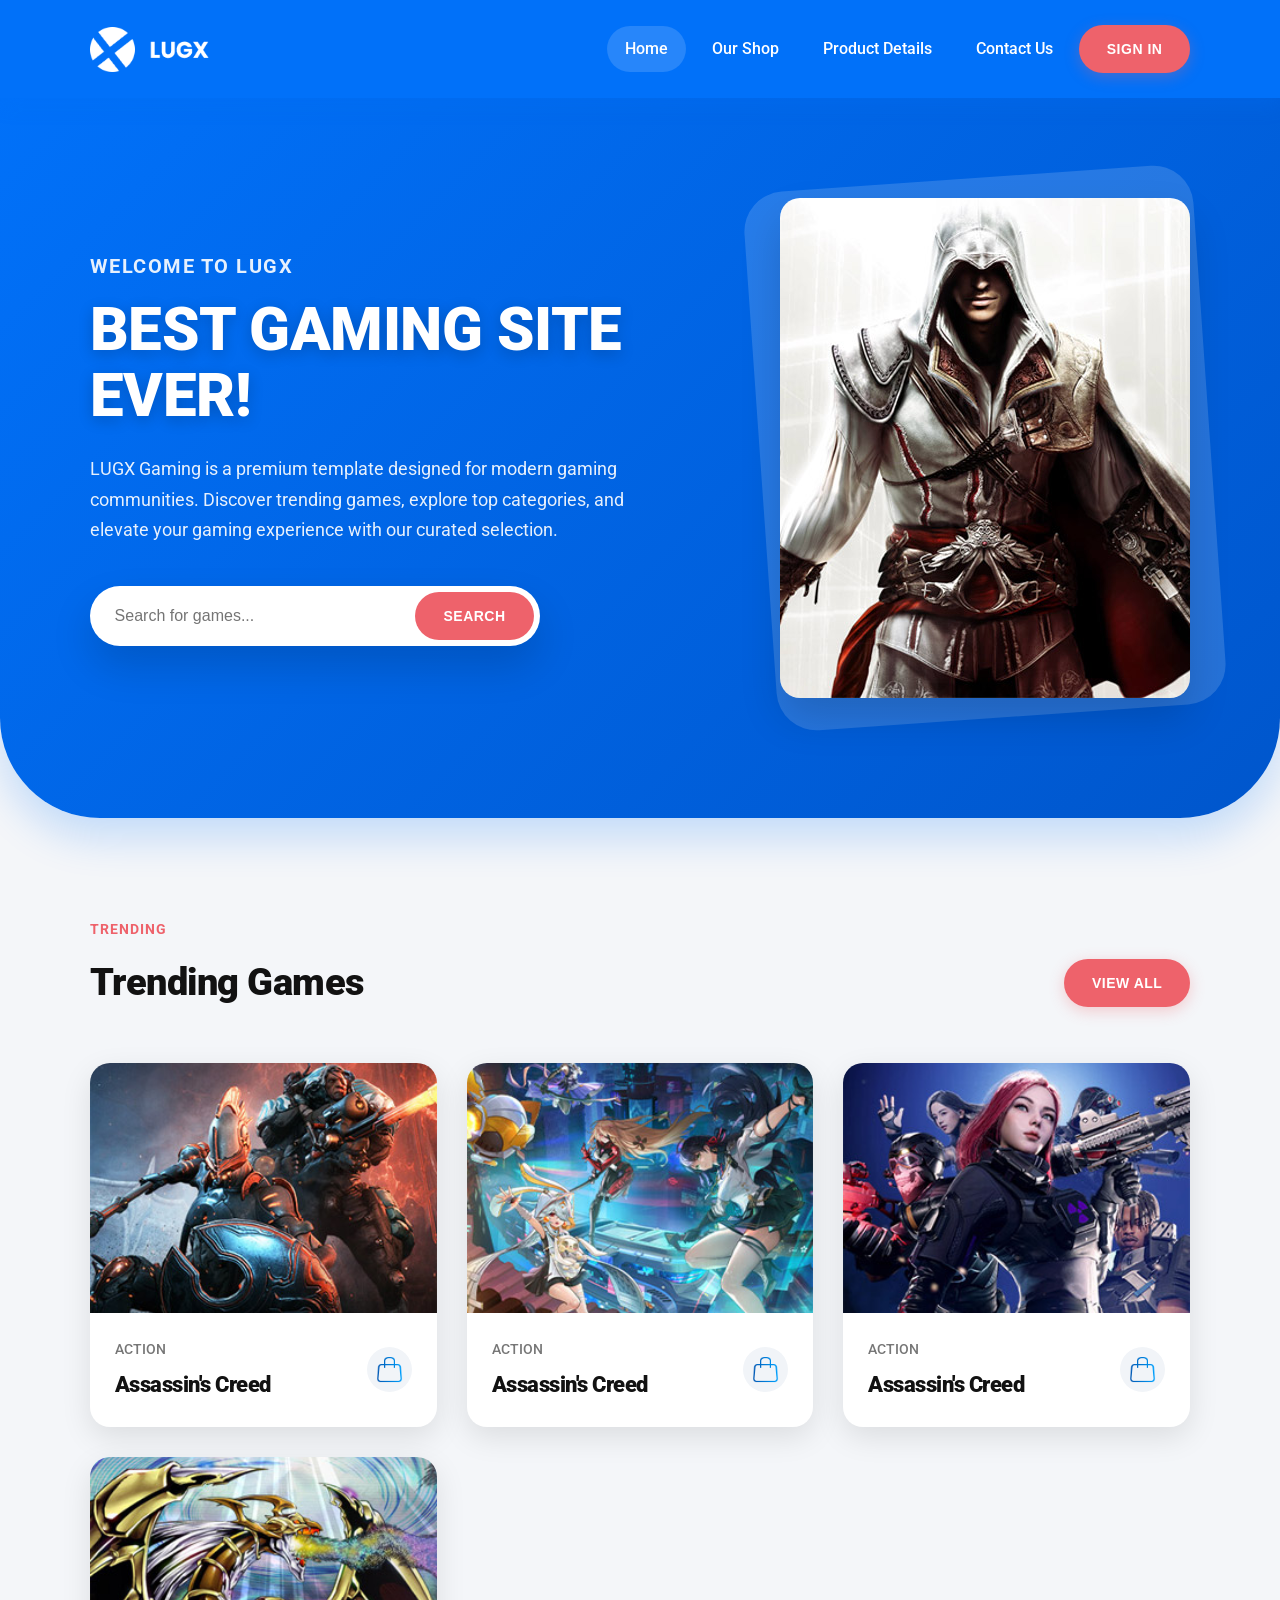
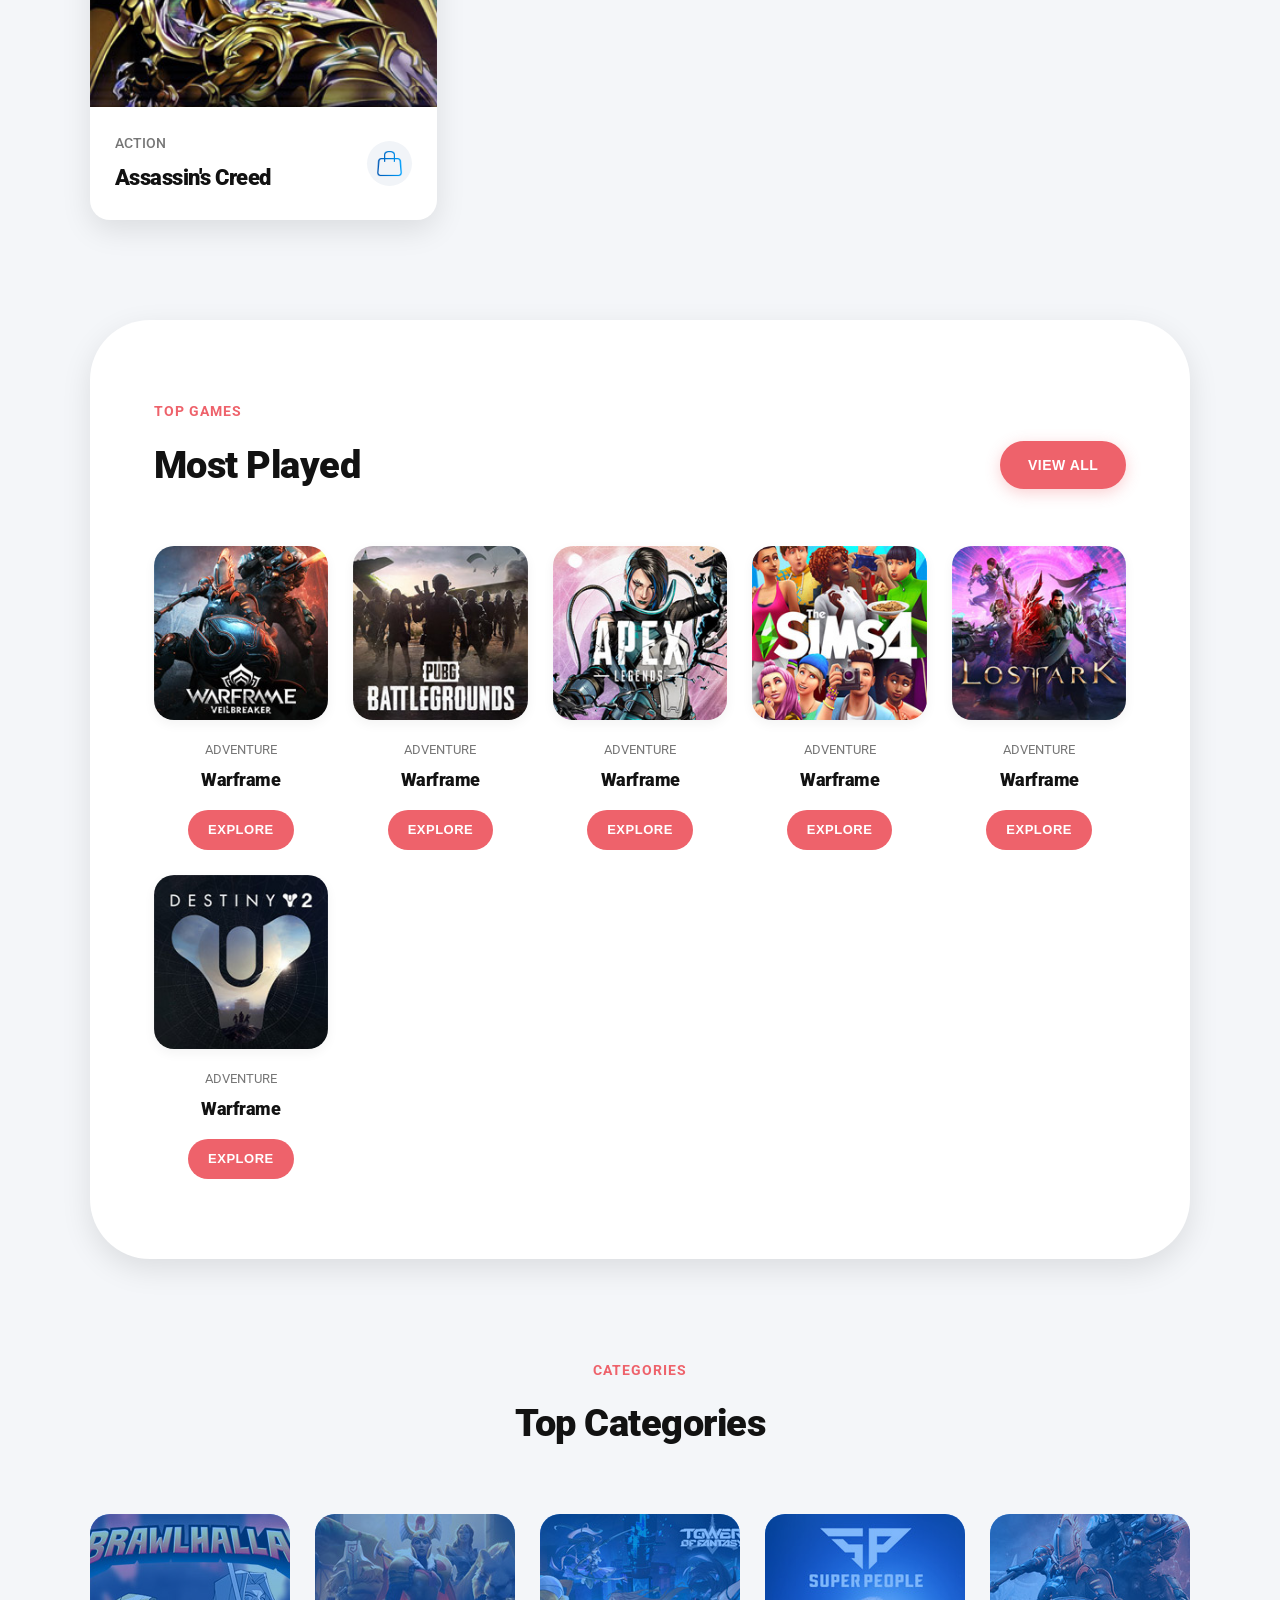
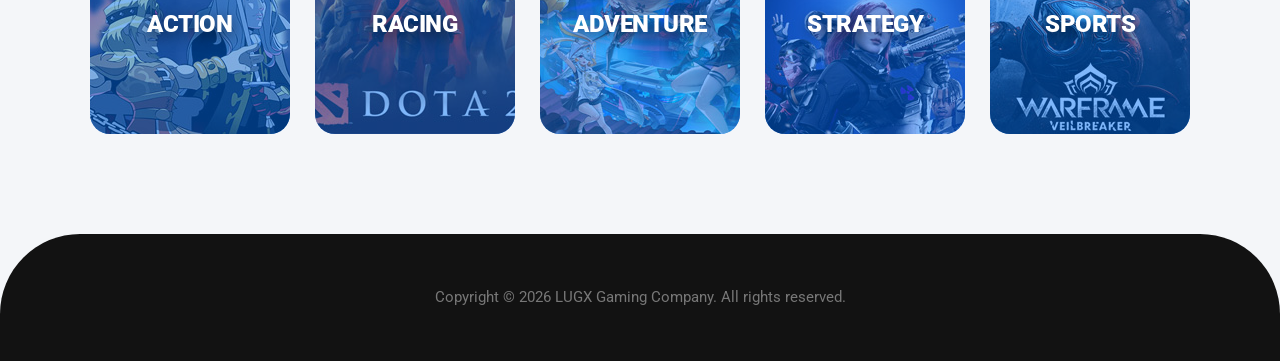
<file: index.html>
<!DOCTYPE html>
<html lang="en">
<head>
  <meta charset="UTF-8">
  <meta name="viewport" content="width=device-width, initial-scale=1.0">
  <title>LUGX STORE</title>
  <link rel="preconnect" href="https://fonts.googleapis.com" />
  <link rel="preconnect" href="https://fonts.gstatic.com" crossorigin />
  <link href="https://fonts.googleapis.com/css2?family=Roboto:wght@400;500;700;900&display=swap" rel="stylesheet" />
  <link rel="stylesheet" href="style.css" />
</head>
<body>
  <!-- Header -->
  <header class="header">
    <div class="logo-container">
      <a href="TEST.html">
        <img class="logo" src="images/logo.png" alt="LUGX Store Logo" />
      </a>
    </div>
    <nav class="header-links">
      <a href="TEST.html" class="active">Home</a>
      <a href="#">Our Shop</a>
      <a href="#">Product Details</a>
      <a href="contact us.html">Contact Us</a>
      <button class="btn btn-primary">SIGN IN</button>
    </nav>
  </header>

  <main>
    <!-- Landing Page -->
    <section class="landing-page">
      <div class="landing-page-left">
        <span class="subtitle">Welcome To LUGX</span>
        <h1>BEST GAMING SITE EVER!</h1>
        <p>
          LUGX Gaming is a premium template designed for modern gaming communities. Discover trending games, explore top categories, and elevate your gaming experience with our curated selection.
        </p>
        <div class="landing-page-search">
          <input type="text" placeholder="Search for games..." />
          <button class="btn btn-secondary">SEARCH</button>
        </div>
      </div>
      <div class="landing-page-container">
        <div class="image-wrapper">
          <img src="images/banner-image.jpg" alt="Gaming Banner" />
        </div>
      </div>
    </section>

    <!-- Trending Games -->
    <section class="trending-games">
      <div class="section-heading">
        <span class="tag">TRENDING</span>
        <div class="section-title-row">
          <h2>Trending Games</h2>
          <button class="btn btn-primary">VIEW ALL</button>
        </div>
      </div>
      <div class="trending-cards">
        <div class="card">
          <div class="card-img-wrapper">
            <img src="images/trending-01.jpg" alt="Assassin's Creed" />
          </div>
          <div class="card-info">
            <div class="card-name">
              <span class="category">Action</span>
              <h3>Assassin's Creed</h3>
            </div>
            <a href="#" class="shop-log">
              <img src="images/online-shopping.png" alt="Shop" class="shop-icon-img" />
            </a>
          </div>
        </div>
        <div class="card">
          <div class="card-img-wrapper">
            <img src="images/trending-02.jpg" alt="Assassin's Creed" />
          </div>
          <div class="card-info">
            <div class="card-name">
              <span class="category">Action</span>
              <h3>Assassin's Creed</h3>
            </div>
            <a href="#" class="shop-log">
              <img src="images/online-shopping.png" alt="Shop" class="shop-icon-img" />
            </a>
          </div>
        </div>
        <div class="card">
          <div class="card-img-wrapper">
            <img src="images/trending-03.jpg" alt="Assassin's Creed" />
          </div>
          <div class="card-info">
            <div class="card-name">
              <span class="category">Action</span>
              <h3>Assassin's Creed</h3>
            </div>
            <a href="#" class="shop-log">
              <img src="images/online-shopping.png" alt="Shop" class="shop-icon-img" />
            </a>
          </div>
        </div>
        <div class="card">
          <div class="card-img-wrapper">
            <img src="images/trending-04.jpg" alt="Assassin's Creed" />
          </div>
          <div class="card-info">
            <div class="card-name">
              <span class="category">Action</span>
              <h3>Assassin's Creed</h3>
            </div>
            <a href="#" class="shop-log">
              <img src="images/online-shopping.png" alt="Shop" class="shop-icon-img" />
            </a>
          </div>
        </div>
      </div>
    </section>

    <!-- Top Games -->
    <section class="top-games">
      <div class="section-heading">
        <span class="tag">TOP GAMES</span>
        <div class="section-title-row">
          <h2>Most Played</h2>
          <button class="btn btn-primary">VIEW ALL</button>
        </div>
      </div>
      <div class="most-played-cards">
        <div class="most-card">
          <img src="images/top-game-01.jpg" alt="Warframe" />
          <div class="most-card-info">
            <div class="most-card-name">
              <span class="category">Adventure</span>
              <h3>Warframe</h3>
            </div>
            <a href="#">
              <button class="btn btn-small">EXPLORE</button>
            </a>
          </div>
        </div>
        <div class="most-card">
          <img src="images/top-game-02.jpg" alt="Warframe" />
          <div class="most-card-info">
            <div class="most-card-name">
              <span class="category">Adventure</span>
              <h3>Warframe</h3>
            </div>
            <a href="#">
              <button class="btn btn-small">EXPLORE</button>
            </a>
          </div>
        </div>
        <div class="most-card">
          <img src="images/top-game-03.jpg" alt="Warframe" />
          <div class="most-card-info">
            <div class="most-card-name">
              <span class="category">Adventure</span>
              <h3>Warframe</h3>
            </div>
            <a href="#">
              <button class="btn btn-small">EXPLORE</button>
            </a>
          </div>
        </div>
        <div class="most-card">
          <img src="images/top-game-04.jpg" alt="Warframe" />
          <div class="most-card-info">
            <div class="most-card-name">
              <span class="category">Adventure</span>
              <h3>Warframe</h3>
            </div>
            <a href="#">
              <button class="btn btn-small">EXPLORE</button>
            </a>
          </div>
        </div>
        <div class="most-card">
          <img src="images/top-game-05.jpg" alt="Warframe" />
          <div class="most-card-info">
            <div class="most-card-name">
              <span class="category">Adventure</span>
              <h3>Warframe</h3>
            </div>
            <a href="#">
              <button class="btn btn-small">EXPLORE</button>
            </a>
          </div>
        </div>
        <div class="most-card">
          <img src="images/top-game-06.jpg" alt="Warframe" />
          <div class="most-card-info">
            <div class="most-card-name">
              <span class="category">Adventure</span>
              <h3>Warframe</h3>
            </div>
            <a href="#">
              <button class="btn btn-small">EXPLORE</button>
            </a>
          </div>
        </div>
      </div>
    </section>

    <!-- Top Categories -->
    <section class="top-categories">
      <div class="top-categories-up">
        <span class="tag">CATEGORIES</span>
        <h2>Top Categories</h2>
      </div>
      <div class="top-categories-cards">
        <div class="top-card">
          <img src="images/categories-01.jpg" alt="Action" />
          <div class="top-card-info">
            <h3>ACTION</h3>
          </div>
        </div>
        <div class="top-card">
          <img src="images/categories-02.jpg" alt="Racing" />
          <div class="top-card-info">
            <h3>RACING</h3>
          </div>
        </div>
        <div class="top-card">
          <img src="images/categories-03.jpg" alt="Adventure" />
          <div class="top-card-info">
            <h3>ADVENTURE</h3>
          </div>
        </div>
        <div class="top-card">
          <img src="images/categories-04.jpg" alt="Strategy" />
          <div class="top-card-info">
            <h3>STRATEGY</h3>
          </div>
        </div>
        <div class="top-card">
          <img src="images/categories-05.jpg" alt="Sports" />
          <div class="top-card-info">
            <h3>SPORTS</h3>
          </div>
        </div>
      </div>
    </section>
  </main>

  <footer class="footer">
    <p>
      Copyright © 2026 LUGX Gaming Company. All rights reserved.<br>
    </p>
  </footer>
</body>
</html>
</file>
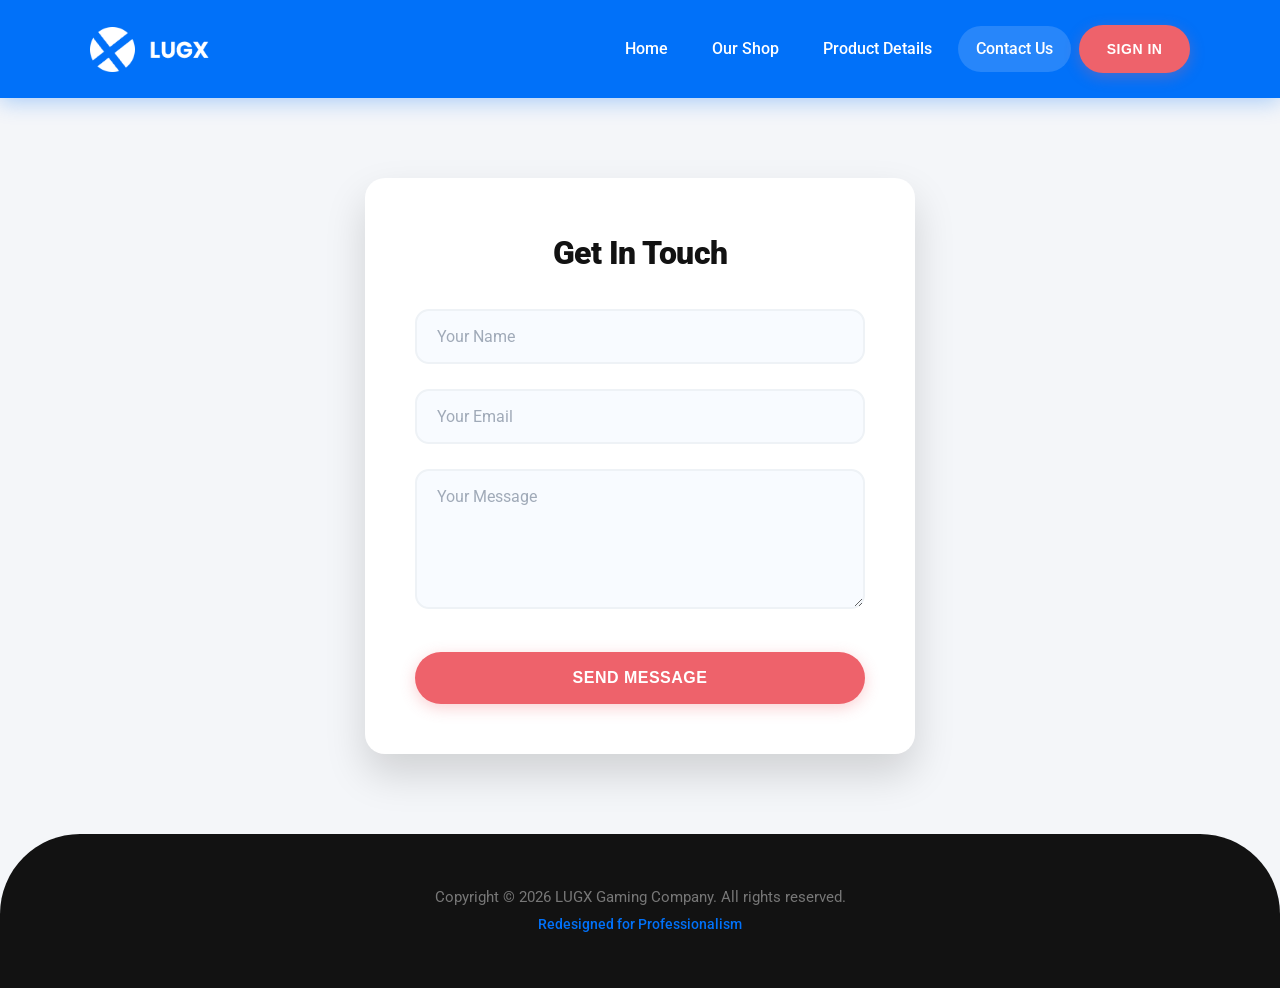
<file: contact us.html>
<!DOCTYPE html>
<html lang="en">
<head>
  <meta charset="UTF-8">
  <meta name="viewport" content="width=device-width, initial-scale=1.0">
  <title>Contact Us | LUGX STORE</title>
  <link rel="preconnect" href="https://fonts.googleapis.com" />
  <link rel="preconnect" href="https://fonts.gstatic.com" crossorigin />
  <link href="https://fonts.googleapis.com/css2?family=Roboto:wght@400;500;700;900&display=swap" rel="stylesheet" />
  <link rel="stylesheet" href="style.css" />
</head>
<body>
  <!-- Header -->
  <header class="header">
    <div class="logo-container">
      <a href="TEST.html">
        <img class="logo" src="images/logo.png" alt="LUGX Store Logo" />
      </a>
    </div>
    <nav class="header-links">
      <a href="TEST.html">Home</a>
      <a href="#">Our Shop</a>
      <a href="#">Product Details</a>
      <a href="contact us.html" class="active">Contact Us</a>
      <button class="btn btn-primary">SIGN IN</button>
    </nav>
  </header>

  <main>
    <section class="contact-section">
      <div class="form-container">
        <h2>Get In Touch</h2>
        <form action="TEST.html" method="GET">
          <div class="form-group">
            <input type="text" class="form-control" placeholder="Your Name" required />
          </div>
          <div class="form-group">
            <input type="email" class="form-control" placeholder="Your Email" required />
          </div>
          <div class="form-group">
            <textarea name="question" class="form-control" placeholder="Your Message" required></textarea>
          </div>
          <button type="submit" class="btn btn-primary">Send Message</button>
        </form>
      </div>
    </section>
  </main>

  <!-- Footer -->
  <footer class="footer">
    <p>
      Copyright © 2026 LUGX Gaming Company. All rights reserved.<br>
      <span class="design-credit">Redesigned for Professionalism</span>
    </p>
  </footer>
</body>
</html>
</file>
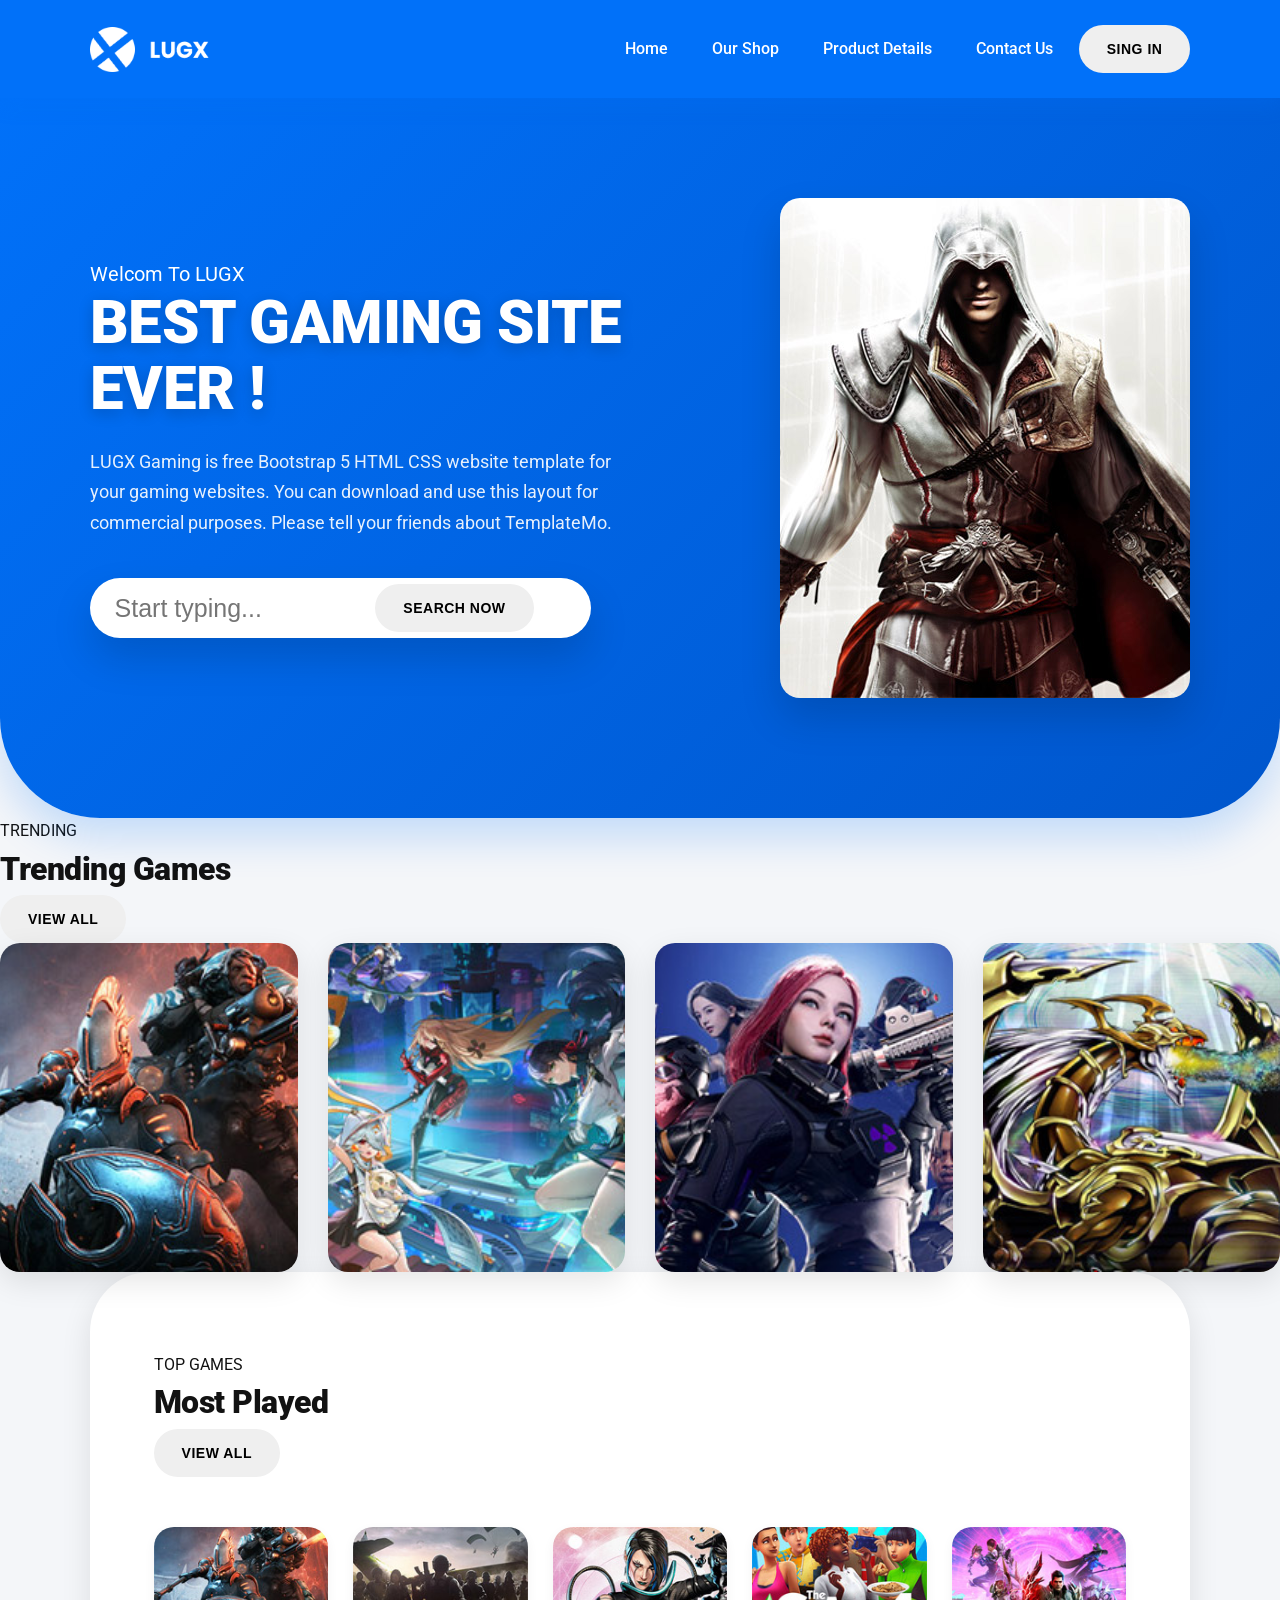
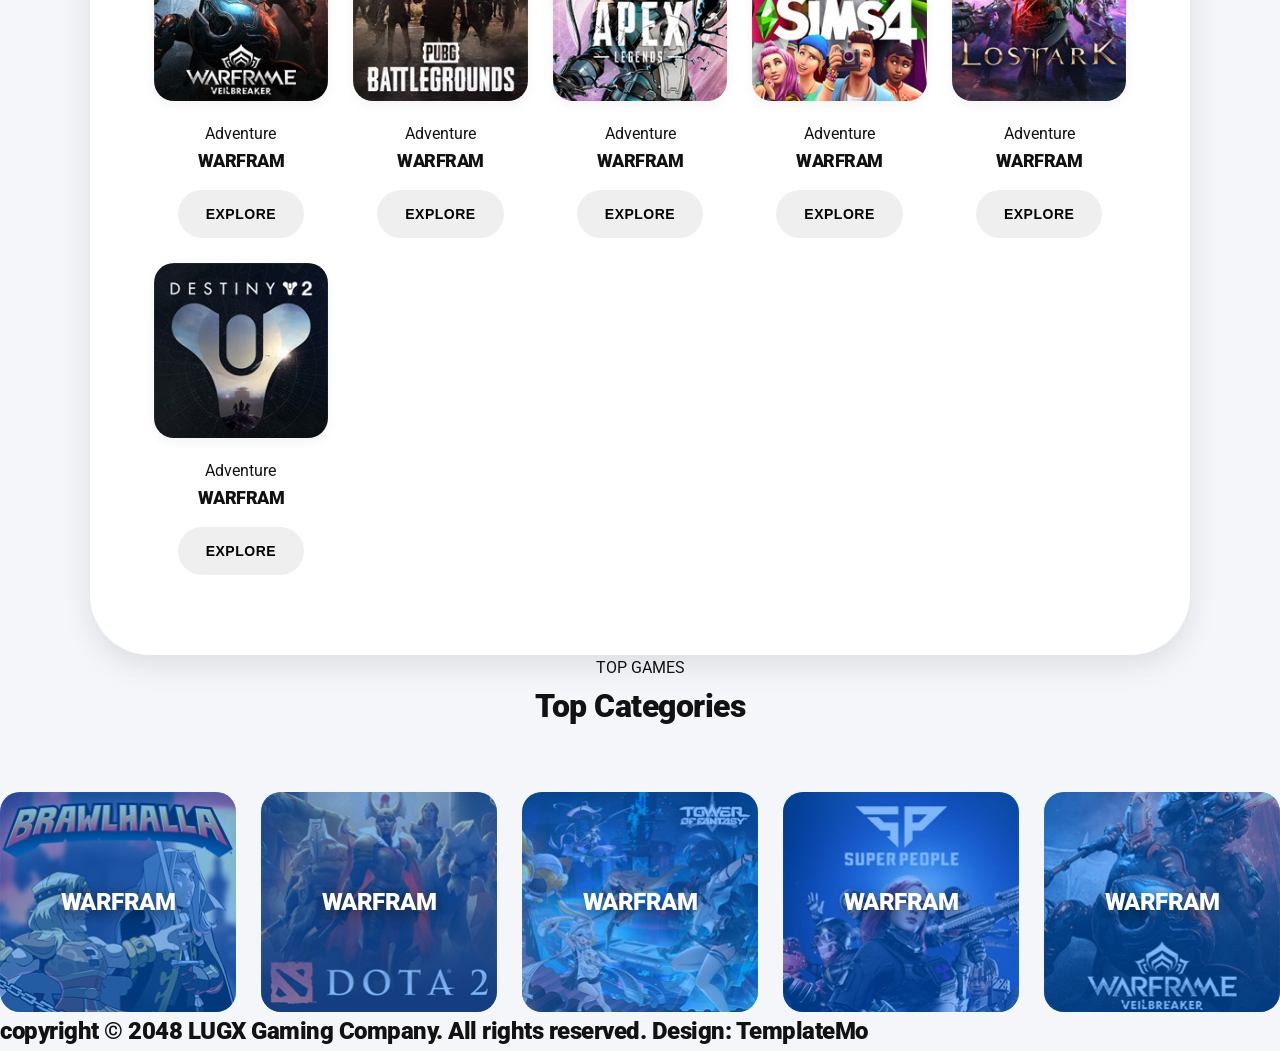
<file: TEST.html>
<!DOCTYPE html>
<head>
  <title>LUGX STORE</title>
  <link rel="preconnect" href="https://fonts.googleapis.com" />
  <link rel="preconnect" href="https://fonts.gstatic.com" crossorigin />
  <link
    href="https://fonts.googleapis.com/css2?family=Roboto&display=swap"
    rel="stylesheet"
  />
  <link rel="stylesheet" href="style.css" />
</head>
<body>
  <!--header-->
  <div class="header base">
    <img class="logo" src="images/logo.png" />
    <div class="header-links">
      <a href="#">Home</a>
      <a href="#">Our Shop</a>
      <a href="#">Product Details </a>
      <a href="C:\Users\SM-ProTech\OneDrive\Bureau\proj\HTML\contact us.html">Contact Us</a>
      <button class="btn">SING IN</button>
    </div>
  </div>
  <!-- LANDING Page-->
  <div class="landing-page">
    <div class="landing-page-left">
      <span style="font-size: 20px">Welcom To LUGX</span>
      <h1>BEST GAMING SITE EVER !</h1>
      <p>
        LUGX Gaming is free Bootstrap 5 HTML CSS website template for your
        gaming websites. You can download and use this layout for commercial
        purposes. Please tell your friends about TemplateMo.
      </p>
      <div class="landing-page-search">
        <input style="font-size: 25px" placeholder="Start typing..." />
        <button class="btn">SEARCH NOW</button>
      </div>
    </div>
    <div class="landing-page-container">
      <img src="images/banner-image.jpg" />
    </div>
  </div>
  <!--Trending Games-->
  <div class="trending-games">
    <span>TRENDING</span>
    <div class="trending-games-up">
      <h1>Trending Games</h1>
      <button class="btn">VIEW ALL</button>
    </div>
    <div class="trending-cards">
      <!--trending card 1 -->
      <div class="card">
        <img src="images/trending-01.jpg" />
        <div class="card-info">
          <div class="card-name">
            <p>Action</p>
            <h3>Assasins creed</h3>
          </div>
          <a class="shop-log">
            <img src="images/online-shopping.png" />
          </a>
        </div>
      </div>
      <!--trending card 2 -->
      <div class="card">
        <img src="images/trending-02.jpg" />
        <div class="card-info">
          <div class="card-name">
            <p>Action</p>
            <h3>Assasins creed</h3>
          </div>
          <a class="shop-log">
            <img src="images/online-shopping.png" />
          </a>
        </div>
      </div>
      <!--trending card 3 -->
      <div class="card">
        <img src="images/trending-03.jpg" />
        <div class="card-info">
          <div class="card-name">
            <p>Action</p>
            <h3>Assasins creed</h3>
          </div>
          <a class="shop-log">
            <img src="images/online-shopping.png" />
          </a>
        </div>
      </div>
      <!--trending card 4 -->
      <div class="card">
        <img src="images/trending-04.jpg" />
        <div class="card-info">
          <div class="card-name">
            <p>Action</p>
            <h3>Assasins creed</h3>
          </div>
          <a class="shop-log">
            <img src="images/online-shopping.png" />
          </a>
        </div>
      </div>
    </div>
  </div>

  <!--top games-->
  <div class="top-games">
    <span>TOP GAMES</span>
    <div class="top-games-up">
      <h1>Most Played</h1>
      <button class="btn">VIEW ALL</button>
    </div>
    <div class="most-played-cards">
      <!--most played card 1-->
      <div class="most-card">
        <img src="images/top-game-01.jpg" />
        <div class="most-card-info">
          <div class="most-card-name">
            <p>Adventure</p>
            <h3>WARFRAM</h3>
          </div>
          <a>
            <button class="btn">EXPLORE</button>
          </a>
        </div>
      </div>
      <!--most played card 2-->
      <div class="most-card">
        <img src="images/top-game-02.jpg" />
        <div class="most-card-info">
          <div class="most-card-name">
            <p>Adventure</p>
            <h3>WARFRAM</h3>
          </div>
          <a>
            <button class="btn">EXPLORE</button>
          </a>
        </div>
      </div>
      <!--most played card 3-->
      <div class="most-card">
        <img src="images/top-game-03.jpg" />
        <div class="most-card-info">
          <div class="most-card-name">
            <p>Adventure</p>
            <h3>WARFRAM</h3>
          </div>
          <a>
            <button class="btn">EXPLORE</button>
          </a>
        </div>
      </div>
      <!--most played card 4-->
      <div class="most-card">
        <img src="images/top-game-04.jpg" />
        <div class="most-card-info">
          <div class="most-card-name">
            <p>Adventure</p>
            <h3>WARFRAM</h3>
          </div>
          <a>
            <button class="btn">EXPLORE</button>
          </a>
        </div>
      </div>
      <!--most played card 5-->
      <div class="most-card">
        <img src="images/top-game-05.jpg" />
        <div class="most-card-info">
          <div class="most-card-name">
            <p>Adventure</p>
            <h3>WARFRAM</h3>
          </div>
          <a>
            <button class="btn">EXPLORE</button>
          </a>
        </div>
      </div>
      <!--most played card 6-->
      <div class="most-card">
        <img src="images/top-game-06.jpg" />
        <div class="most-card-info">
          <div class="most-card-name">
            <p>Adventure</p>
            <h3>WARFRAM</h3>
          </div>
          <a>
            <button class="btn">EXPLORE</button>
          </a>
        </div>
      </div>
    </div>
  </div>
  <div class="top-categories">
    <div class="top-categories-up">
      <span>TOP GAMES</span>
      <h1>Top Categories</h1>
    </div>
    <div class="top-categories-cards">
      <!--Top Categories card 1-->
      <div class="top-card">
        <div class="top-card-info">
          <div class="top-card-name">
            <h3>WARFRAM</h3>
          </div>
        </div>
        <img src="images/categories-01.jpg" />
      </div>
      <!--Top Categories card 2-->
      <div class="top-card">
        <div class="top-card-info">
          <div class="top-card-name">
            <h3>WARFRAM</h3>
          </div>
        </div>
        <img src="images/categories-02.jpg" />
      </div>
      <!--Top Categories card 3-->
      <div class="top-card">
        <div class="top-card-info">
          <div class="top-card-name">
            <h3>WARFRAM</h3>
          </div>
        </div>
        <img src="images/categories-03.jpg" />
      </div>
      <!--Top Categories card 4-->
      <div class="top-card">
        <div class="top-card-info">
          <div class="top-card-name">
            <h3>WARFRAM</h3>
          </div>
        </div>
        <img src="images/categories-04.jpg" />
      </div>
      <!--Top Categories card 5-->
      <div class="top-card">
        <div class="top-card-info">
          <div class="top-card-name">
            <h3>WARFRAM</h3>
          </div>
        </div>
        <img src="images/categories-05.jpg" />
      </div>
    </div>
  </div>
  <div class="fin">
    <h2>
      copyright © 2048 LUGX Gaming Company. All rights reserved. Design:
      TemplateMo
    </h2>
  </div>
</body>
</file>
<file: style.css>
:root {
  --primary-color: #0171f9;
  --secondary-color: #ee626b;
  --secondary-hover: #f2858c;
  --bg-color: #f4f6f9;
  --card-bg: #ffffff;
  --text-dark: #121212;
  --text-light: #ffffff;
  --text-muted: #777777;
  --font-main: "Roboto", sans-serif;
  --transition: 0.3s ease;
  --radius-main: 20px;
  --shadow-sm: 0 4px 12px rgba(0, 0, 0, 0.05);
  --shadow-md: 0 10px 30px rgba(0, 0, 0, 0.1);
  --shadow-lg: 0 20px 40px rgba(0, 0, 0, 0.15);
}

* {
  box-sizing: border-box;
  margin: 0;
  padding: 0;
}

body {
  font-family: var(--font-main);
  background-color: var(--bg-color);
  color: var(--text-dark);
  line-height: 1.6;
}

h1, h2, h3 {
  font-weight: 900;
  letter-spacing: -0.5px;
}

a {
  text-decoration: none;
  color: inherit;
  transition: var(--transition);
}

img {
  max-width: 100%;
  display: block;
}

/* Header */
.header {
  background-color: var(--primary-color);
  display: flex;
  justify-content: space-between;
  align-items: center;
  padding: 25px 7%;
  box-shadow: 0 4px 20px rgba(1, 113, 249, 0.3);
  position: sticky;
  top: 0;
  z-index: 100;
}

.logo {
  height: 45px;
  transition: transform var(--transition);
}

.logo:hover {
  transform: scale(1.05);
}

.header-links {
  display: flex;
  align-items: center;
  gap: 8px;
}

.header-links a {
  color: var(--text-light);
  font-weight: 500;
  padding: 10px 18px;
  border-radius: 30px;
}

.header-links a:hover,
.header-links a.active {
  background-color: rgba(255, 255, 255, 0.15);
}

/* Buttons */
.btn {
  border-radius: 50px;
  height: 48px;
  border: none;
  font-weight: 700;
  font-size: 14px;
  padding: 0 28px;
  cursor: pointer;
  text-transform: uppercase;
  letter-spacing: 0.5px;
  transition: var(--transition);
  display: inline-flex;
  align-items: center;
  justify-content: center;
}

.btn-primary {
  background-color: var(--secondary-color);
  color: var(--text-light);
  box-shadow: 0 4px 15px rgba(238, 98, 107, 0.3);
}

.btn-primary:hover {
  background-color: var(--secondary-hover);
  transform: translateY(-2px);
  box-shadow: 0 8px 20px rgba(238, 98, 107, 0.4);
}

.btn-secondary {
  background-color: var(--secondary-color);
  color: var(--text-light);
}

.btn-secondary:hover {
  background-color: var(--secondary-hover);
}

.btn-outline {
  background-color: transparent;
  color: var(--primary-color);
  border: 2px solid var(--primary-color);
}

.btn-outline:hover {
  background-color: var(--primary-color);
  color: var(--text-light);
}

.btn-small {
  height: 40px;
  padding: 0 20px;
  font-size: 13px;
  box-shadow: none;
  background-color: var(--secondary-color);
  color: var(--text-light);
}

.btn-small:hover {
  background-color: var(--secondary-hover);
  transform: translateY(-2px);
}

/* Landing Page */
.landing-page {
  background: linear-gradient(135deg, var(--primary-color) 0%, #0056cc 100%);
  display: flex;
  justify-content: space-between;
  align-items: center;
  padding: 100px 7% 120px;
  color: var(--text-light);
  border-radius: 0 0 100px 100px;
  position: relative;
  overflow: hidden;
  box-shadow: 0 20px 40px rgba(1, 113, 249, 0.2);
}

.landing-page-left {
  max-width: 550px;
  z-index: 2;
}

.subtitle {
  font-size: 20px;
  font-weight: 700;
  text-transform: uppercase;
  letter-spacing: 1.5px;
  margin-bottom: 15px;
  display: block;
  opacity: 0.9;
}

.landing-page-left h1 {
  font-size: 60px;
  line-height: 1.1;
  margin-bottom: 25px;
  text-shadow: 0 4px 15px rgba(0,0,0,0.2);
}

.landing-page-left p {
  font-size: 18px;
  margin-bottom: 40px;
  opacity: 0.9;
  line-height: 1.7;
}

.landing-page-search {
  position: relative;
  display: flex;
  align-items: center;
  max-width: 450px;
}

.landing-page-search input {
  flex: 1;
  border-radius: 50px;
  border: none;
  outline: none;
  height: 60px;
  padding: 0 160px 0 25px;
  font-size: 16px;
  background-color: var(--text-light);
  box-shadow: var(--shadow-lg);
  color: var(--text-dark);
}

.landing-page-search button {
  position: absolute;
  right: 6px;
  height: 48px;
}

.landing-page-container {
  z-index: 2;
}

.image-wrapper {
  position: relative;
}

.image-wrapper::after {
  content: "";
  position: absolute;
  inset: -20px;
  border-radius: 40px;
  background: rgba(255, 255, 255, 0.15);
  z-index: -1;
  transform: rotate(-4deg);
}

.landing-page-container img {
  border-radius: var(--radius-main);
  max-width: 420px;
  width: 100%;
  box-shadow: var(--shadow-lg);
}

/* Sections Common */
section {
  padding: 100px 7%;
}

.section-heading {
  margin-bottom: 50px;
}

.section-heading .tag, .top-categories-up .tag {
  color: var(--secondary-color);
  font-weight: 700;
  font-size: 14px;
  text-transform: uppercase;
  letter-spacing: 1px;
  display: block;
  margin-bottom: 12px;
}

.section-title-row, .top-categories-up {
  display: flex;
  justify-content: space-between;
  align-items: center;
}

.section-title-row h2, .top-categories-up h2 {
  font-size: 38px;
  color: var(--text-dark);
}

/* Trending Cards Grid */
.trending-cards {
  display: grid;
  grid-template-columns: repeat(auto-fill, minmax(280px, 1fr));
  gap: 30px;
}

.card {
  background-color: var(--card-bg);
  border-radius: var(--radius-main);
  overflow: hidden;
  box-shadow: var(--shadow-md);
  transition: var(--transition);
}

.card:hover {
  transform: translateY(-8px);
  box-shadow: var(--shadow-lg);
}

.card-img-wrapper {
  overflow: hidden;
  height: 250px;
}

.card img {
  width: 100%;
  height: 100%;
  object-fit: cover;
  transition: transform 0.5s ease;
}

.card:hover img {
  transform: scale(1.08);
}

.card-info {
  display: flex;
  align-items: center;
  justify-content: space-between;
  padding: 25px;
}

.card-name .category {
  color: var(--text-muted);
  font-size: 14px;
  font-weight: 500;
  display: block;
  margin-bottom: 6px;
  text-transform: uppercase;
}

.card-name h3 {
  font-size: 22px;
  margin: 0;
  color: var(--text-dark);
}

.shop-log {
  background-color: #f1f4f8;
  width: 45px;
  height: 45px;
  display: flex;
  align-items: center;
  justify-content: center;
  border-radius: 50%;
  transition: var(--transition);
}

.shop-log:hover {
  background-color: var(--secondary-color);
  transform: scale(1.1);
}

.shop-icon-img {
  width: 22px;
  height: 22px;
  object-fit: contain;
}

/* Most Played Games */
.top-games {
  background-color: var(--card-bg);
  border-radius: 60px;
  margin: 0 7%;
  padding: 80px 5%;
  box-shadow: var(--shadow-md);
}

.most-played-cards {
  display: grid;
  grid-template-columns: repeat(auto-fill, minmax(160px, 1fr));
  gap: 25px;
  margin-top: 50px;
}

.most-card {
  text-align: center;
}

.most-card img {
  width: 100%;
  border-radius: var(--radius-main);
  margin-bottom: 20px;
  box-shadow: var(--shadow-sm);
  transition: var(--transition);
}

.most-card:hover img {
  transform: scale(1.04);
  box-shadow: var(--shadow-md);
}

.most-card-name {
  margin-bottom: 15px;
}

.most-card-name .category {
  color: var(--text-muted);
  font-size: 13px;
  display: block;
  margin-bottom: 5px;
  text-transform: uppercase;
}

.most-card-name h3 {
  font-size: 18px;
  margin: 0;
  color: var(--text-dark);
}

/* Top Categories */
.top-categories-up {
  text-align: center;
  flex-direction: column;
  margin-bottom: 60px;
}

.top-categories-up h2 {
  font-size: 38px;
}

.top-categories-cards {
  display: grid;
  grid-template-columns: repeat(auto-fill, minmax(200px, 1fr));
  gap: 25px;
}

.top-card {
  position: relative;
  border-radius: var(--radius-main);
  overflow: hidden;
  background-color: var(--primary-color);
  transition: var(--transition);
  height: 220px;
}

.top-card:hover {
  transform: translateY(-6px);
  box-shadow: 0 15px 35px rgba(1, 113, 249, 0.35);
}

.top-card img {
  width: 100%;
  height: 100%;
  object-fit: cover;
  opacity: 0.5;
  transition: var(--transition);
}

.top-card:hover img {
  opacity: 0.35;
  transform: scale(1.1);
}

.top-card-info {
  position: absolute;
  top: 50%;
  left: 50%;
  transform: translate(-50%, -50%);
  z-index: 10;
  text-align: center;
  width: 100%;
  padding: 0 15px;
}

.top-card-info h3 {
  color: var(--text-light);
  font-size: 24px;
  margin: 0;
  text-shadow: 0 4px 15px rgba(0,0,0,0.6);
}

/* Contact Page Form */
.contact-section {
  padding: 80px 7%;
  min-height: calc(100vh - 180px);
  display: flex;
  align-items: center;
  justify-content: center;
  background-color: var(--bg-color);
}

.form-container {
  background-color: var(--card-bg);
  width: 100%;
  max-width: 550px;
  padding: 50px;
  border-radius: var(--radius-main);
  box-shadow: var(--shadow-lg);
  text-align: center;
}

.form-container h2 {
  font-size: 32px;
  margin-bottom: 30px;
  color: var(--text-dark);
}

.form-group {
  margin-bottom: 25px;
  text-align: left;
}

.form-control {
  width: 100%;
  padding: 16px 20px;
  border-radius: 14px;
  border: 2px solid #eef2f6;
  background-color: #f8fbff;
  font-family: inherit;
  font-size: 16px;
  transition: var(--transition);
  outline: none;
  color: var(--text-dark);
}

.form-control::placeholder {
  color: #a0aab8;
}

.form-control:focus {
  border-color: var(--primary-color);
  background-color: #fff;
  box-shadow: 0 5px 15px rgba(1, 113, 249, 0.08);
}

textarea.form-control {
  resize: vertical;
  min-height: 140px;
}

.form-container .btn {
  width: 100%;
  margin-top: 10px;
  height: 52px;
  font-size: 16px;
}

/* Footer */
.footer {
  background-color: var(--text-dark);
  color: var(--text-muted);
  text-align: center;
  padding: 50px 7%;
  border-radius: 80px 80px 0 0;
}

.footer p {
  font-size: 15px;
  line-height: 1.8;
}

.design-credit {
  color: var(--primary-color);
  font-weight: 500;
  font-size: 14px;
}

/* Responsive Variables */
@media (max-width: 1024px) {
  .landing-page-left h1 {
    font-size: 50px;
  }
}

@media (max-width: 850px) {
  .header-links a {
    display: none;
  }
  .header-links .btn {
    display: flex;
  }
  .landing-page {
    flex-direction: column;
    text-align: center;
    padding-top: 60px;
    border-radius: 0 0 60px 60px;
  }
  .landing-page-left {
    margin-bottom: 50px;
  }
  .landing-page-search {
    margin: 0 auto;
  }
  .section-title-row {
    flex-direction: column;
    gap: 20px;
    align-items: flex-start;
  }
  .top-games {
    margin: 0;
    border-radius: 0;
  }
  section {
    padding: 80px 5%;
  }
}

@media (max-width: 500px) {
  .landing-page-left h1 {
    font-size: 40px;
  }
  .landing-page-search input {
    padding: 0 130px 0 20px;
    font-size: 14px;
  }
  .landing-page-search button {
    padding: 0 15px;
    font-size: 12px;
  }
}
</file>
